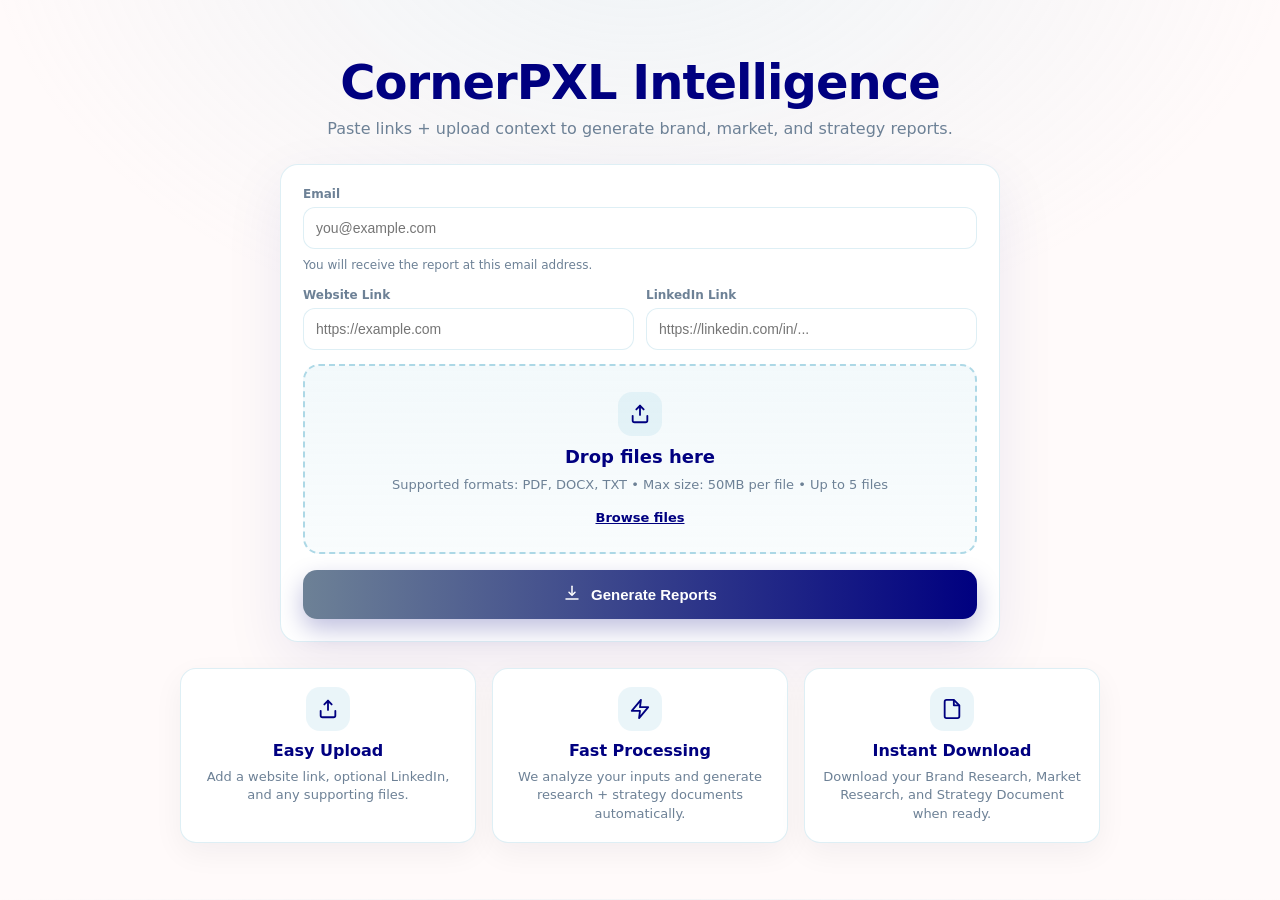
<file: index.html>
<!doctype html>
<html lang="en">
  <head>
    <meta charset="UTF-8" />
    <meta name="viewport" content="width=device-width,initial-scale=1" />
    <title>CornerPXL Intelligence</title>
    <link rel="stylesheet" href="styles.css" />
  </head>

  <body>
    <div class="wrap">
      <div class="hero">
        <h1 class="title">CornerPXL Intelligence</h1>
        <p class="subtitle">Paste links + upload context to generate brand, market, and strategy reports.</p>
      </div>

      <div class="panel">
        <form id="form">
          <div class="field fieldFull">
            <div class="label">Email</div>
            <input class="input" type="email" name="email" id="email" placeholder="you@example.com" required autocomplete="email" />
            <p class="fieldHint">You will receive the report at this email address.</p>
            <div class="errorMsg hidden" id="emailError"></div>
          </div>
          <div class="row">
            <div class="field">
              <div class="label">Website Link</div>
              <input class="input" type="url" name="websiteLink" id="websiteLink" placeholder="https://example.com" required />
              <div class="errorMsg hidden" id="websiteLinkError"></div>
            </div>
            <div class="field">
              <div class="label">LinkedIn Link</div>
              <input class="input" type="url" name="linkedinLink" id="linkedinLink" placeholder="https://linkedin.com/in/..." required />
              <div class="errorMsg hidden" id="linkedinLinkError"></div>
            </div>
          </div>

          <div class="drop" id="dropzone">
            <div class="dropInner">
              <div class="icon" aria-hidden="true">
                <svg width="22" height="22" viewBox="0 0 24 24" fill="none">
                  <path d="M12 3v10" stroke="currentColor" stroke-width="2" stroke-linecap="round"/>
                  <path d="M8 7l4-4 4 4" stroke="currentColor" stroke-width="2" stroke-linecap="round" stroke-linejoin="round"/>
                  <path d="M4 14v5a2 2 0 0 0 2 2h12a2 2 0 0 0 2-2v-5" stroke="currentColor" stroke-width="2" stroke-linecap="round"/>
                </svg>
              </div>

              <p class="dropTitle">Drop files here</p>
              <p class="dropMeta">Supported formats: PDF, DOCX, TXT • Max size: 50MB per file • Up to 5 files</p>

              <div class="fileLine hidden" id="fileLine"></div>
              <div class="browse" id="browseBtn">Browse files</div>
            </div>

            <!-- IMPORTANT: field name is "file" -->
            <input id="fileInput" type="file" name="file" multiple accept=".pdf,.docx,.txt,application/pdf,application/vnd.openxmlformats-officedocument.wordprocessingml.document,text/plain" />
          </div>

          <button id="analyzeBtn" class="cta" type="submit">
            <span id="ctaIcon" aria-hidden="true">
              <svg width="18" height="18" viewBox="0 0 24 24" fill="none">
                <path d="M12 3v10" stroke="white" stroke-width="2" stroke-linecap="round"/>
                <path d="M8 11l4 4 4-4" stroke="white" stroke-width="2" stroke-linecap="round" stroke-linejoin="round"/>
                <path d="M4 20h16" stroke="white" stroke-width="2" stroke-linecap="round"/>
              </svg>
            </span>
            <span id="ctaText">Generate Reports</span>
          </button>
        </form>
      </div>

      <div class="loadingInfo hidden" id="loadingInfo">
        <p>Usually takes up to 10 mins</p>
      </div>

      <div class="mini">
        <div class="miniCard">
          <div class="icon center">
            <svg width="22" height="22" viewBox="0 0 24 24" fill="none">
              <path d="M12 3v10" stroke="currentColor" stroke-width="2" stroke-linecap="round"/>
              <path d="M8 7l4-4 4 4" stroke="currentColor" stroke-width="2" stroke-linecap="round" stroke-linejoin="round"/>
              <path d="M4 14v5a2 2 0 0 0 2 2h12a2 2 0 0 0 2-2v-5" stroke="currentColor" stroke-width="2" stroke-linecap="round"/>
            </svg>
          </div>
          <h4>Easy Upload</h4>
          <p>Add a website link, optional LinkedIn, and any supporting files.</p>
        </div>

        <div class="miniCard">
          <div class="icon center">
            <svg width="22" height="22" viewBox="0 0 24 24" fill="none">
              <path d="M13 2L3 14h9l-1 8 10-12h-9l1-8z" stroke="currentColor" stroke-width="2" stroke-linejoin="round"/>
            </svg>
          </div>
          <h4>Fast Processing</h4>
          <p>We analyze your inputs and generate research + strategy documents automatically.</p>
        </div>

        <div class="miniCard">
          <div class="icon center">
            <svg width="22" height="22" viewBox="0 0 24 24" fill="none">
              <path d="M14 2H6a2 2 0 0 0-2 2v16a2 2 0 0 0 2 2h12a2 2 0 0 0 2-2V8l-6-6z" stroke="currentColor" stroke-width="2" stroke-linejoin="round"/>
              <path d="M14 2v6h6" stroke="currentColor" stroke-width="2" stroke-linejoin="round"/>
            </svg>
          </div>
          <h4>Instant Download</h4>
          <p>Download your Brand Research, Market Research, and Strategy Document when ready.</p>
        </div>
      </div>
    </div>

    <!-- RESULT MODAL -->
    <div id="overlay" class="overlay" role="dialog" aria-modal="true">
      <div class="modal">
        <div class="modalHeader">
          <div id="badge" class="badge">✓</div>
          <h3 id="modalTitle" class="modalTitle">Success</h3>
        </div>
        <p id="modalText" class="modalText"></p>

        <div id="downloadLinks" class="links hidden"></div>

        <div class="actions">
          <button id="okBtn" class="btn btnPrimary" type="button">Done</button>
        </div>
      </div>
    </div>

    <!-- Load configuration from config.js (can be generated from .env) -->
    <script src="config.js"></script>
    <script>
      // Get webhook URL from config or use default
      // NOTE: Webhook URL will be visible in browser. For production, consider:
      // 1. Adding authentication to n8n webhook
      // 2. Using a server-side proxy
      const N8N_WEBHOOK_URL = window.APP_CONFIG?.N8N_WEBHOOK_URL || null;

      const form = document.getElementById("form");
      const dropzone = document.getElementById("dropzone");
      const fileInput = document.getElementById("fileInput");
      const browseBtn = document.getElementById("browseBtn");
      const fileLine = document.getElementById("fileLine");
      // Keep a copy of current files so "Browse" can add to the list instead of replacing
      let supportingFilesList = [];
      
      const emailInput = document.getElementById("email");
      const emailError = document.getElementById("emailError");
      const websiteLinkInput = document.getElementById("websiteLink");
      const linkedinLinkInput = document.getElementById("linkedinLink");
      const websiteLinkError = document.getElementById("websiteLinkError");
      const linkedinLinkError = document.getElementById("linkedinLinkError");

      const overlay = document.getElementById("overlay");
      const analyzeBtn = document.getElementById("analyzeBtn");
      const ctaText = document.getElementById("ctaText");
      const ctaIcon = document.getElementById("ctaIcon");

      const badge = document.getElementById("badge");
      const modalTitle = document.getElementById("modalTitle");
      const modalText = document.getElementById("modalText");
      const downloadLinks = document.getElementById("downloadLinks");
      const okBtn = document.getElementById("okBtn");
      const loadingInfo = document.getElementById("loadingInfo");

      // ===== JOB-BASED FLOW: localStorage helpers =====
      const JOB_STORAGE_KEY_PREFIX = "cornerpxl_job_";
      const STATUS_CHECK_INTERVAL = 60000; // 1 minute
      const JOB_TTL_MS = 3600000; // 1 hour

      let statusCheckIntervalId = null;
      let isIntervalPaused = false;

      // Generate or retrieve unique tabId for this tab
      function getTabId() {
        try {
          let tabId = sessionStorage.getItem("cornerpxl_tabId");
          if (!tabId) {
            // Generate a unique ID for this tab
            tabId = `tab_${Date.now()}_${Math.random().toString(36).substr(2, 9)}`;
            sessionStorage.setItem("cornerpxl_tabId", tabId);
          }
          return tabId;
        } catch (err) {
          console.warn("Failed to get tabId from sessionStorage:", err);
          // Fallback: generate a temporary ID (won't persist across reloads)
          return `tab_${Date.now()}_${Math.random().toString(36).substr(2, 9)}`;
        }
      }

      function getJobStorageKey() {
        return JOB_STORAGE_KEY_PREFIX + getTabId();
      }

      function saveJob(jobObj) {
        try {
          const jobData = {
            jobId: jobObj.jobId,
            status: jobObj.status,
            createdAt: jobObj.createdAt,
            updatedAt: jobObj.updatedAt || jobObj.createdAt,
            lastCheckedAt: jobObj.lastCheckedAt || null,
            tabId: getTabId() // Store tabId in job data for verification
          };
          localStorage.setItem(getJobStorageKey(), JSON.stringify(jobData));
        } catch (err) {
          console.warn("Failed to save job to localStorage:", err);
        }
      }

      function loadJob() {
        try {
          const stored = localStorage.getItem(getJobStorageKey());
          if (!stored) return null;
          const job = JSON.parse(stored);
          // Verify tabId matches (in case of edge cases)
          if (job.tabId && job.tabId !== getTabId()) {
            console.warn("Job tabId mismatch, clearing job");
            clearJob();
            return null;
          }
          return job;
        } catch (err) {
          console.warn("Failed to load job from localStorage:", err);
          return null;
        }
      }

      function clearJob() {
        try {
          localStorage.removeItem(getJobStorageKey());
        } catch (err) {
          console.warn("Failed to clear job from localStorage:", err);
        }
      }

      // Cleanup old jobs from localStorage where createdAt to updatedAt difference > 1 hour
      function cleanupOldJobs() {
        try {
          const keysToRemove = [];
          
          // Scan all localStorage keys
          for (let i = 0; i < localStorage.length; i++) {
            const key = localStorage.key(i);
            
            // Check if this is a job key
            if (key && key.startsWith(JOB_STORAGE_KEY_PREFIX)) {
              try {
                const jobData = JSON.parse(localStorage.getItem(key));
                
                // Check if job has both createdAt and updatedAt
                if (jobData && jobData.createdAt && jobData.updatedAt) {
                  const createdAt = Date.parse(jobData.createdAt);
                  const updatedAt = Date.parse(jobData.updatedAt);
                  
                  // If timestamps are valid, check the difference
                  if (!isNaN(createdAt) && !isNaN(updatedAt)) {
                    const timeDiff = updatedAt - createdAt;
                    
                    // If difference is more than 1 hour, mark for removal
                    if (timeDiff > JOB_TTL_MS) {
                      keysToRemove.push(key);
                    }
                  }
                }
              } catch (parseErr) {
                // If we can't parse the job data, it's corrupted - remove it
                console.warn("Found corrupted job data, removing:", key);
                keysToRemove.push(key);
              }
            }
          }
          
          // Remove old jobs
          keysToRemove.forEach(key => {
            try {
              localStorage.removeItem(key);
              console.log("Removed old job:", key);
            } catch (err) {
              console.warn("Failed to remove old job:", key, err);
            }
          });
          
          if (keysToRemove.length > 0) {
            console.log(`Cleanup completed: removed ${keysToRemove.length} old job(s)`);
          }
        } catch (err) {
          console.warn("Failed to cleanup old jobs:", err);
        }
      }

      function isJobExpired(job) {
        if (!job || !job.updatedAt) return true;
        const updatedAt = Date.parse(job.updatedAt);
        if (isNaN(updatedAt)) return true;
        return (Date.now() - updatedAt) > JOB_TTL_MS;
      }

      // ===== STATUS CHECKING =====
      async function checkJobStatusOnce(jobId) {
        if (!N8N_WEBHOOK_URL || !jobId) {
          console.warn("Cannot check status: missing webhook URL or jobId");
          return null;
        }

        try {
          const response = await fetch(N8N_WEBHOOK_URL, {
            method: "POST",
            headers: {
              "Content-Type": "application/json"
            },
            body: JSON.stringify({ jobId }),
            mode: "cors",
            credentials: "omit"
          });

          if (!response.ok) {
            throw new Error(`Status check failed: ${response.status}`);
          }

          const data = await response.json();
          
          // n8n returns a single object (or array with one object - handle both)
          let item;
          if (Array.isArray(data)) {
            if (data.length === 0) {
              console.warn("Invalid status response format: empty array");
              return null;
            }
            item = data[0];
          } else if (data && typeof data === 'object') {
            item = data;
          } else {
            console.warn("Invalid status response format");
            return null;
          }

          if (!item.jobId || item.jobId !== jobId) {
            console.warn("JobId mismatch in status response");
            return null;
          }

          // Update localStorage with latest status
          const currentJob = loadJob();
          if (currentJob && currentJob.jobId === jobId) {
            saveJob({
              ...currentJob,
              status: item.status,
              updatedAt: item.updatedAt || new Date().toISOString(),
              lastCheckedAt: new Date().toISOString()
            });
          }

          return item;
        } catch (err) {
          // Network errors: keep job and retry next interval
          console.warn("Status check failed (will retry):", err.message);
          return null; // Return null to indicate transient error
        }
      }

      function mapResultNameToDisplayName(name) {
        if (name === 'brandResearch') return 'Brand Research';
        if (name === 'marketResearch') return 'Market Research';
        if (name === 'strategyBrief') return 'Strategy Brief';
        return name;
      }

      function handleJobStatusUpdate(item) {
        if (!item) return; // Transient error, will retry

        const status = item.status;

        if (status === "completed") {
          // Stop interval
          stopStatusInterval();
          
          // Extract results
          if (item.results && item.results.ok === true && Array.isArray(item.results.results)) {
            // Map results to links format
            const links = item.results.results.map((result) => {
              const displayName = mapResultNameToDisplayName(result.name || result.filename);
              return {
                name: displayName || `Report`,
                url: result.url
              };
            });

            // Show success modal with links (keep localStorage until Done click)
            showModal({
              ok: true,
              text: links.length > 0 
                ? `Done! ${links.length} report${links.length > 1 ? 's' : ''} ${links.length > 1 ? 'are' : 'is'} ready. We sent the results to the email you provided.`
                : "Done! Your reports have been processed.",
              links: links
            });
          } else {
            // Completed but no results - treat as error
            showModal({
              ok: false,
              text: "Job completed but no results were returned. Please try again."
            });
            clearJob();
          }
          
          setLoading(false);
        } else if (status === "failed") {
          // Stop interval
          stopStatusInterval();
          
          // Extract error message
          let errorText = "Job failed. Please try again.";
          if (item.error) {
            if (typeof item.error === "string") {
              errorText = item.error;
            } else if (item.error.message) {
              errorText = item.error.message;
            }
          }
          
          // Show error modal and clear localStorage immediately
          showModal({
            ok: false,
            text: errorText
          });
          
          clearJob();
          setLoading(false);
        } else if (status === "processing" || status === "pending") {
          // Keep loading, continue checking (pending is treated like processing)
          // Status already updated in localStorage
        } else {
          // Unknown status - treat as transient error
          console.warn("Unknown job status:", status);
        }
      }

      // ===== INTERVAL MANAGEMENT =====
      function startStatusInterval() {
        // Prevent multiple intervals
        if (statusCheckIntervalId !== null) {
          return;
        }

        const job = loadJob();
        if (!job || !job.jobId) {
          console.warn("Cannot start status interval: no job found");
          return;
        }

        // Check status immediately
        checkJobStatusOnce(job.jobId).then(handleJobStatusUpdate);

        // Then check every 30 seconds
        statusCheckIntervalId = setInterval(() => {
          if (isIntervalPaused) {
            return; // Skip if paused
          }

          const currentJob = loadJob();
          if (!currentJob || !currentJob.jobId) {
            stopStatusInterval();
            return;
          }

          // Check TTL
          if (isJobExpired(currentJob)) {
            stopStatusInterval();
            setLoading(false);
            clearJob();
            showModal({
              ok: false,
              text: "Job expired after 1 hour of inactivity. Please submit a new request."
            });
            return;
          }

          checkJobStatusOnce(currentJob.jobId).then(handleJobStatusUpdate);
        }, STATUS_CHECK_INTERVAL);
      }

      function stopStatusInterval() {
        if (statusCheckIntervalId !== null) {
          clearInterval(statusCheckIntervalId);
          statusCheckIntervalId = null;
        }
      }

      // ===== VISIBILITY HANDLING =====
      document.addEventListener("visibilitychange", () => {
        if (document.hidden) {
          // Tab hidden: pause interval (don't make requests)
          isIntervalPaused = true;
        } else {
          // Tab visible: resume interval
          isIntervalPaused = false;
          
          // If we have an active job, check status immediately
          const job = loadJob();
          if (job && (job.status === "processing" || job.status === "pending") && !isJobExpired(job)) {
            checkJobStatusOnce(job.jobId).then(handleJobStatusUpdate);
          }
        }
      });

      // ===== RESUME ON LOAD =====
      function resumeJobOnLoad() {
        const job = loadJob();
        if (!job || !job.jobId) {
          return; // No stored job
        }

        // Check if expired
        if (isJobExpired(job)) {
          clearJob();
          return;
        }

        // Check if terminal state
        if (job.status === "completed" || job.status === "failed") {
          // Terminal state: clear if failed, keep if completed (until Done click)
          if (job.status === "failed") {
            clearJob();
          }
          return;
        }

        // Resume processing job (pending is treated like processing)
        if (job.status === "processing" || job.status === "pending") {
          setLoading(true);
          startStatusInterval();
          // Immediately check status
          checkJobStatusOnce(job.jobId).then(handleJobStatusUpdate);
        }
      }

      // Call on page load
      window.addEventListener("load", () => {
        cleanupOldJobs(); // Clean up old jobs first
        resumeJobOnLoad();
      });

      // Also call immediately if DOM is already loaded
      if (document.readyState === "complete" || document.readyState === "interactive") {
        cleanupOldJobs(); // Clean up old jobs first
        resumeJobOnLoad();
      }

      function humanSize(bytes){
        const mb = bytes / (1024*1024);
        if (mb >= 1) return `${mb.toFixed(2)} MB`;
        const kb = bytes / 1024;
        return `${kb.toFixed(1)} KB`;
      }

      function isValidFileType(file){
        const allowedExtensions = ['.pdf', '.docx', '.txt'];
        const fileName = file.name.toLowerCase();
        return allowedExtensions.some(ext => fileName.endsWith(ext));
      }

      function isValidUrl(url, allowEmpty = false){
        if (!url || url.trim() === '') {
          return allowEmpty;
        }
        try {
          const urlObj = new URL(url);
          return urlObj.protocol === 'http:' || urlObj.protocol === 'https:';
        } catch {
          return false;
        }
      }

      function isValidLinkedInUrl(url){
        if (!url || url.trim() === '') return false; // Required field
        const linkedinPattern = /^https?:\/\/(www\.)?linkedin\.com\/(in|company|school|showcase)\/.+/i;
        return linkedinPattern.test(url);
      }

      function showError(inputElement, errorElement, message){
        inputElement.classList.add('error');
        errorElement.textContent = message;
        errorElement.classList.remove('hidden');
      }

      function hideError(inputElement, errorElement){
        inputElement.classList.remove('error');
        errorElement.classList.add('hidden');
      }

      function isValidEmail(value) {
        if (!value || value.trim() === '') return false;
        const emailPattern = /^[^\s@]+@[^\s@]+\.[^\s@]+$/;
        return emailPattern.test(value.trim());
      }

      function validateEmail() {
        const value = emailInput.value.trim();
        if (!value) {
          showError(emailInput, emailError, 'Email is required');
          return false;
        }
        if (!isValidEmail(value)) {
          showError(emailInput, emailError, 'Please enter a valid email address');
          return false;
        }
        hideError(emailInput, emailError);
        return true;
      }

      function validateWebsiteLink(){
        const value = websiteLinkInput.value.trim();
        if (!value) {
          showError(websiteLinkInput, websiteLinkError, 'Website link is required');
          return false;
        }
        if (!isValidUrl(value)) {
          showError(websiteLinkInput, websiteLinkError, 'Please enter a valid URL (e.g., https://example.com)');
          return false;
        }
        hideError(websiteLinkInput, websiteLinkError);
        return true;
      }

      function validateLinkedInLink(){
        const value = linkedinLinkInput.value.trim();
        if (!value) {
          showError(linkedinLinkInput, linkedinLinkError, 'LinkedIn link is required');
          return false;
        }
        if (!isValidUrl(value)) {
          showError(linkedinLinkInput, linkedinLinkError, 'Please enter a valid URL');
          return false;
        }
        if (!isValidLinkedInUrl(value)) {
          showError(linkedinLinkInput, linkedinLinkError, 'Please enter a valid LinkedIn URL (e.g., linkedin.com/in/username or linkedin.com/showcase/page-name)');
          return false;
        }
        hideError(linkedinLinkInput, linkedinLinkError);
        return true;
      }

      function removeFile(indexToRemove){
        const files = fileInput.files;
        if (!files || files.length === 0) return;
        
        const dt = new DataTransfer();
        Array.from(files).forEach((file, index) => {
          if (index !== indexToRemove) {
            dt.items.add(file);
          }
        });
        fileInput.files = dt.files;
        setFileLine(fileInput.files);
      }

      function setFileLine(files){
        if (!files || files.length === 0){ 
          fileLine.classList.add("hidden"); 
          fileLine.innerHTML=""; 
          supportingFilesList = [];
          return; 
        }
        
        // Check file count limit
        if (files.length > 5) {
          fileLine.classList.remove("hidden");
          fileLine.innerHTML = `<span style="color: var(--error);">Maximum 5 files allowed. Please select fewer files.</span>`;
          fileInput.value = ''; // Clear the files
          supportingFilesList = [];
          return;
        }
        
        // Validate all files
        const invalidFiles = Array.from(files).filter(file => !isValidFileType(file));
        if (invalidFiles.length > 0) {
          fileLine.classList.remove("hidden");
          fileLine.innerHTML = `<span style="color: var(--error);">Unsupported file type: ${invalidFiles[0].name}. Please upload PDF, DOCX, or TXT files only.</span>`;
          fileInput.value = ''; // Clear the invalid files
          supportingFilesList = [];
          return;
        }
        
        supportingFilesList = Array.from(files);
        // Display all files with remove buttons
        fileLine.classList.remove("hidden");
        const filesList = Array.from(files).map((file, index) => 
          `<div class="fileItem" style="display: flex; align-items: center; justify-content: space-between; margin-bottom: 6px; padding: 6px 8px; background: rgba(173,216,230,0.1); border-radius: 8px;">
            <span>${index + 1}. ${file.name} <span style="color: var(--muted);">(${humanSize(file.size)})</span></span>
            <button type="button" class="removeFileBtn" data-index="${index}" aria-label="Remove file" style="background: none; border: none; color: var(--error); cursor: pointer; padding: 4px 8px; font-size: 18px; font-weight: 900; line-height: 1;">×</button>
          </div>`
        ).join('');
        fileLine.innerHTML = `<div style="text-align: left;">${filesList}</div>`;
        
        // Add event listeners to remove buttons
        fileLine.querySelectorAll('.removeFileBtn').forEach(btn => {
          btn.addEventListener('click', (e) => {
            e.preventDefault();
            e.stopPropagation();
            const index = parseInt(btn.getAttribute('data-index'));
            removeFile(index);
          });
        });
      }

      function base64ToBlob(base64, mimeType = "application/pdf"){
        const byteCharacters = atob(base64);
        const byteNumbers = new Array(byteCharacters.length);
        for (let i = 0; i < byteCharacters.length; i++){
          byteNumbers[i] = byteCharacters.charCodeAt(i);
        }
        const byteArray = new Uint8Array(byteNumbers);
        return new Blob([byteArray], { type: mimeType });
      }

      function downloadBlob(blob, filename){
        const url = URL.createObjectURL(blob);
        const a = document.createElement("a");
        a.href = url;
        a.download = filename;
        document.body.appendChild(a);
        a.click();
        a.remove();
        URL.revokeObjectURL(url);
      }

      async function downloadFromUrl(url, filename){
        try {
          // Download from webhook
          // Webhook handles file access server-side and returns the file
          const response = await fetch(url, {
            method: 'POST',
            mode: 'cors',
            credentials: 'omit',
            headers: {
              'Content-Type': 'application/json'
            }
          });
          
          if (!response.ok) {
            const errorText = await response.text().catch(() => '');
            console.error('Download failed:', response.status, errorText);
            
            if (response.status === 404) {
              showModal({ 
                ok: false, 
                text: `File not found: "${filename}". The file may have been moved or deleted.` 
              });
              return;
            }
            
            if (response.status === 403) {
              showModal({ 
                ok: false, 
                text: `Access denied: Unable to download "${filename}". Please contact support.` 
              });
              return;
            }
            
            throw new Error(`Failed to fetch: ${response.status}`);
          }
          
          // Get the blob and download
          const blob = await response.blob();
          downloadBlob(blob, filename);
          
        } catch (err) {
          console.error('Download error:', err);
          
          // Show user-friendly error message
          showModal({ 
            ok: false, 
            text: `Unable to download "${filename}": ${err.message || 'Network error'}. Please try again or contact support.` 
          });
        }
      }

      function setLoading(isLoading){
        analyzeBtn.disabled = isLoading;
        
        // Disable/enable all form inputs
        emailInput.disabled = isLoading;
        websiteLinkInput.disabled = isLoading;
        linkedinLinkInput.disabled = isLoading;
        fileInput.disabled = isLoading;
        
        // Disable dropzone interactions
        if (isLoading) {
          dropzone.style.pointerEvents = 'none';
          dropzone.style.opacity = '0.6';
        } else {
          dropzone.style.pointerEvents = 'auto';
          dropzone.style.opacity = '1';
        }
        
        // Show/hide loading info message
        if (loadingInfo) {
          if (isLoading) {
            loadingInfo.classList.remove('hidden');
            loadingInfo.style.display = 'block';
          } else {
            loadingInfo.classList.add('hidden');
            loadingInfo.style.display = 'none';
          }
        }
        
        if (isLoading){
          ctaText.textContent = "Analyzing...";
          ctaIcon.innerHTML = '<div class="spinner" aria-hidden="true"></div>';
        } else {
          ctaText.textContent = "Generate Reports";
          ctaIcon.innerHTML = `
            <svg width="18" height="18" viewBox="0 0 24 24" fill="none">
              <path d="M12 3v10" stroke="white" stroke-width="2" stroke-linecap="round"/>
              <path d="M8 11l4 4 4-4" stroke="white" stroke-width="2" stroke-linecap="round" stroke-linejoin="round"/>
              <path d="M4 20h16" stroke="white" stroke-width="2" stroke-linecap="round"/>
            </svg>`;
        }
      }

      let modalNoResetOnClose = false;
      function showModal({ ok, text, links, noResetOnClose }){
        modalNoResetOnClose = !!noResetOnClose;
        overlay.classList.add("show");
        badge.className = "badge";
        if (ok){
          badge.textContent = "✓";
          badge.classList.add("success");
          modalTitle.textContent = "Success";
          modalText.textContent = text || "Your reports are ready.";
        } else {
          badge.textContent = "!";
          badge.classList.add("error");
          modalTitle.textContent = "Error";
          modalText.textContent = text || "Something went wrong.";
        }

        downloadLinks.innerHTML = "";
        if (Array.isArray(links) && links.length){
          downloadLinks.classList.remove("hidden");
          links.forEach((r, index) => {
            const a = document.createElement("a");
            a.className = "linkBtn";
            const filename = r.name || `report-${index + 1}.pdf`;
            const url = r.url;
            
            // Handle click to force download
            a.addEventListener("click", async (e) => {
              e.preventDefault();
              
              // If it's already a blob URL, download directly
              if (url.startsWith('blob:')) {
                const response = await fetch(url);
                const blob = await response.blob();
                downloadBlob(blob, filename);
                return;
              }
              
              // For external URLs, fetch and download
              await downloadFromUrl(url, filename);
            });
            
            a.href = url;
            a.download = filename;
            a.rel = "noopener";
            a.innerHTML = `<span>${r.name || `Report ${index + 1}`}</span><small>Download</small>`;
            downloadLinks.appendChild(a);
          });
        } else {
          downloadLinks.classList.add("hidden");
        }
      }

      function resetFlow(){
        overlay.classList.remove("show");
        form.reset();
        setFileLine(null);
        setLoading(false);
        // Stop status checking interval
        stopStatusInterval();
        // Clear job from localStorage (user clicked Done)
        clearJob();
        // Clear validation errors
        hideError(emailInput, emailError);
        hideError(websiteLinkInput, websiteLinkError);
        hideError(linkedinLinkInput, linkedinLinkError);
      }
      okBtn.addEventListener("click", () => {
        if (modalNoResetOnClose) {
          overlay.classList.remove("show");
          modalNoResetOnClose = false;
        } else {
          resetFlow();
        }
      });

      // Link validation event listeners
      emailInput.addEventListener("blur", validateEmail);
      emailInput.addEventListener("input", () => {
        if (emailInput.classList.contains('error')) {
          validateEmail();
        }
      });

      websiteLinkInput.addEventListener("blur", validateWebsiteLink);
      websiteLinkInput.addEventListener("input", () => {
        if (websiteLinkInput.classList.contains('error')) {
          validateWebsiteLink();
        }
      });

      linkedinLinkInput.addEventListener("blur", validateLinkedInLink);
      linkedinLinkInput.addEventListener("input", () => {
        if (linkedinLinkInput.classList.contains('error')) {
          validateLinkedInLink();
        }
      });

      browseBtn.addEventListener("click", (e) => { e.preventDefault(); fileInput.click(); });
      dropzone.addEventListener("click", (e) => {
        if (e.target?.closest?.("#browseBtn")) return;
        fileInput.click();
      });

      fileInput.addEventListener("change", () => {
        const newFiles = fileInput.files ? Array.from(fileInput.files) : [];
        const existingFiles = supportingFilesList;
        const allFiles = [...existingFiles, ...newFiles];
        if (allFiles.length > 5) {
          showModal({ ok: false, text: `Maximum 5 files allowed. You have ${existingFiles.length} file(s) and tried to add ${newFiles.length}. Please select fewer files.`, noResetOnClose: true });
          restoreFileInputFromList();
          return;
        }
        const invalidFiles = newFiles.filter(file => !isValidFileType(file));
        if (invalidFiles.length > 0) {
          showModal({ ok: false, text: `Unsupported file type: ${invalidFiles[0].name}. Please upload PDF, DOCX, or TXT files only.`, noResetOnClose: true });
          restoreFileInputFromList();
          return;
        }
        const dt = new DataTransfer();
        allFiles.forEach(file => dt.items.add(file));
        fileInput.files = dt.files;
        setFileLine(fileInput.files);
      });

      function restoreFileInputFromList() {
        const dt = new DataTransfer();
        supportingFilesList.forEach(file => dt.items.add(file));
        fileInput.files = dt.files;
      }

      function prevent(e){ e.preventDefault(); e.stopPropagation(); }

      ["dragenter","dragover"].forEach(evt =>
        dropzone.addEventListener(evt, (e) => { prevent(e); dropzone.classList.add("dragover"); })
      );
      ["dragleave","drop"].forEach(evt =>
        dropzone.addEventListener(evt, (e) => { prevent(e); dropzone.classList.remove("dragover"); })
      );

      dropzone.addEventListener("drop", (e) => {
        const droppedFiles = e.dataTransfer?.files;
        if (!droppedFiles || droppedFiles.length === 0) return;
        
        // Use supportingFilesList as source of truth (fileInput.files can be cleared during drag on some browsers)
        const existingFiles = supportingFilesList.slice();
        const newFiles = Array.from(droppedFiles);
        const allFiles = [...existingFiles, ...newFiles];
        
        if (allFiles.length > 5) {
          showModal({ ok:false, text:`Maximum 5 files allowed. You have ${existingFiles.length} file(s) and tried to add ${newFiles.length}. Please drop fewer files.`, noResetOnClose: true });
          return;
        }
        
        const invalidFiles = newFiles.filter(file => !isValidFileType(file));
        if (invalidFiles.length > 0) {
          showModal({ ok:false, text:`Unsupported file type: ${invalidFiles[0].name}. Please upload PDF, DOCX, or TXT files only.`, noResetOnClose: true });
          return;
        }
        
        const dt = new DataTransfer();
        allFiles.forEach(file => dt.items.add(file));
        fileInput.files = dt.files;
        setFileLine(fileInput.files);
      });

      form.addEventListener("submit", async (e) => {
        e.preventDefault();

        if (!N8N_WEBHOOK_URL){
          showModal({ ok:false, text:"Webhook URL is not configured. Please contact support." });
          return;
        }

        // Check for existing processing job (pending is treated like processing)
        const existingJob = loadJob();
        if (existingJob && (existingJob.status === "processing" || existingJob.status === "pending") && !isJobExpired(existingJob)) {
          // Resume existing job: show loader and start status checking
          setLoading(true);
          startStatusInterval();
          // Immediately check status
          checkJobStatusOnce(existingJob.jobId).then(handleJobStatusUpdate);
          return;
        }

        // Clear any expired or terminal jobs
        if (existingJob) {
          if (isJobExpired(existingJob) || existingJob.status === "failed") {
            clearJob();
          }
          // If completed, keep it (user hasn't clicked Done yet)
        }

        // Validate links
        const isEmailValid = validateEmail();
        const isWebsiteLinkValid = validateWebsiteLink();
        const isLinkedInLinkValid = validateLinkedInLink();
        
        if (!isEmailValid || !isWebsiteLinkValid || !isLinkedInLinkValid) {
          return; // Validation errors are shown inline
        }

        const files = fileInput.files;
        
        // Files are optional, but if provided, validate them
        if (files && files.length > 0) {
          // Check file count limit
          if (files.length > 5) {
            showModal({ ok:false, text:"Maximum 5 files allowed. Please select fewer files.", noResetOnClose: true });
            return;
          }
          
          // Validate all files
          const invalidFiles = Array.from(files).filter(file => !isValidFileType(file));
          if (invalidFiles.length > 0) {
            showModal({ ok:false, text:`Unsupported file type: ${invalidFiles[0].name}. Please upload PDF, DOCX, or TXT files only.`, noResetOnClose: true });
            return;
          }
        }

        setLoading(true);

        try {
          const fd = new FormData();
          
          // Add form fields
          fd.append('email', form.email.value.trim());
          fd.append('websiteLink', form.websiteLink.value);
          if (form.linkedinLink.value) {
            fd.append('linkedinLink', form.linkedinLink.value);
          }
          
          // Add files if any (as array)
          if (files && files.length > 0) {
            // FormData with multiple files - each file is added with the same field name
            Array.from(files).forEach(file => {
              fd.append('file', file);
            });
          }
          // If no files, 'file' field is not added to FormData

          // Start job request (no Content-Type header for FormData)
          const res = await fetch(N8N_WEBHOOK_URL, { 
            method: "POST", 
            body: fd,
            mode: "cors",
            credentials: "omit"
          });

          if (!res.ok) {
            const errText = await res.text().catch(() => "");
            throw new Error(errText || `Request failed (${res.status})`);
          }

          const data = await res.json();
          
          // n8n returns a single object (or array with one object - handle both)
          let jobItem;
          if (Array.isArray(data)) {
            if (data.length === 0) {
              throw new Error("Invalid response format: empty array");
            }
            jobItem = data[0];
          } else if (data && typeof data === 'object') {
            jobItem = data;
          } else {
            throw new Error("Invalid response format: expected object or array with job object");
          }

          if (!jobItem.jobId) {
            throw new Error("Invalid job response: missing jobId");
          }

          // Default status to "pending" if not provided
          const jobStatus = jobItem.status || "pending";

          // Save job to localStorage
          saveJob({
            jobId: jobItem.jobId,
            status: jobStatus,
            createdAt: jobItem.createdAt || new Date().toISOString(),
            updatedAt: jobItem.updatedAt || jobItem.createdAt || new Date().toISOString()
          });

          // Start status checking interval
          startStatusInterval();

        } catch (err) {
          // Handle errors
          let errorMessage = err?.message || 'Unknown error occurred';
          
          if (err.message?.includes('Failed to fetch') || err.message?.includes('ERR_NETWORK')) {
            errorMessage = 'Network connection failed. Please check your connection and try again.';
          }
          
          showModal({ ok: false, text: `Error: ${errorMessage}` });
          setLoading(false);
        }
      });
    </script>
  </body>
</html>
</file>
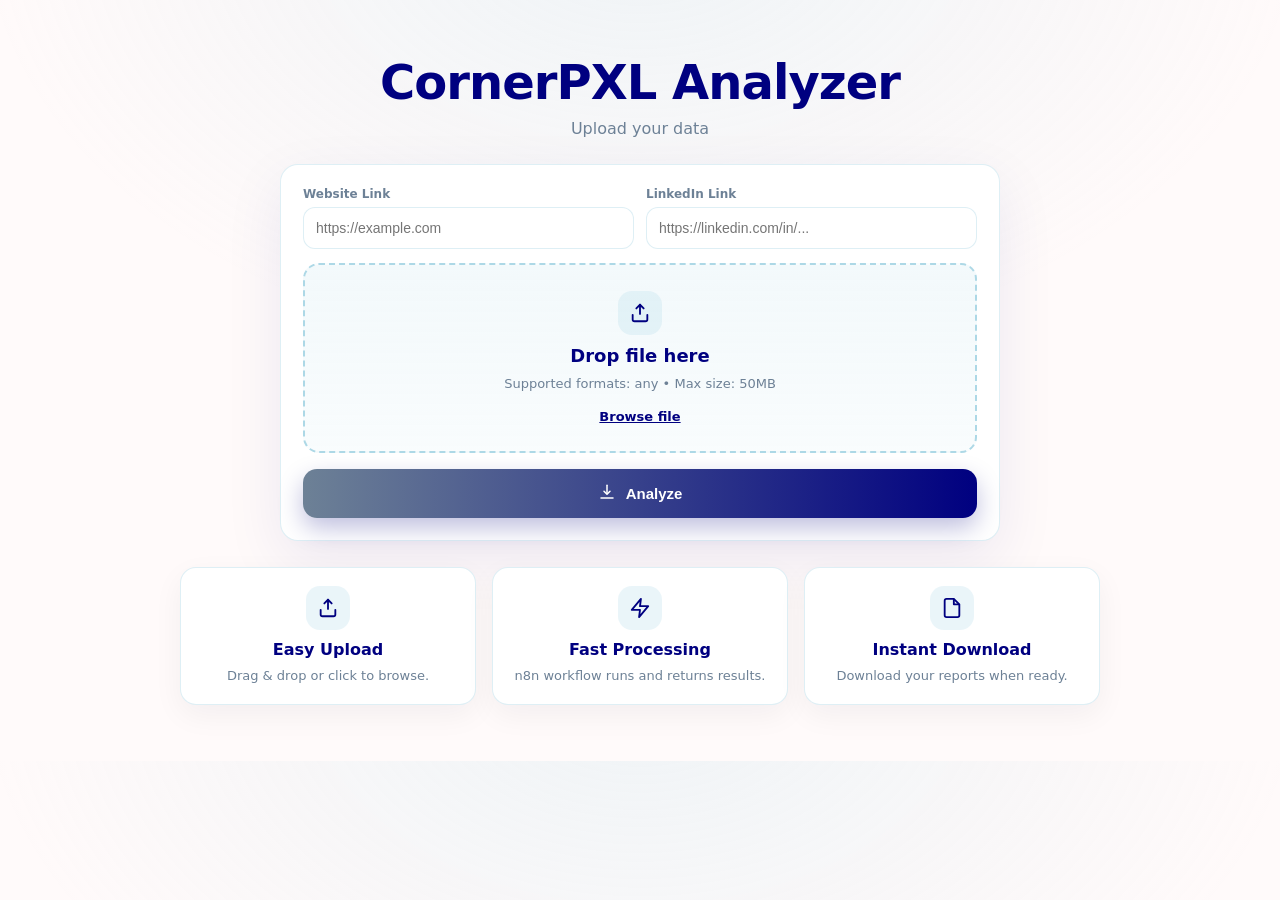
<file: Ui_Analyzer.html>
<!doctype html>
<html lang="en">
  <head>
    <meta charset="UTF-8" />
    <meta name="viewport" content="width=device-width,initial-scale=1" />
    <title>CornerPXL Analyzer</title>
    <link rel="stylesheet" href="styles.css" />
  </head>

  <body>
    <div class="wrap">
      <div class="hero">
        <h1 class="title">CornerPXL Analyzer</h1>
        <p class="subtitle">Upload your data</p>
      </div>

      <div class="panel">
        <form id="form">
          <div class="row">
            <div class="field">
              <div class="label">Website Link</div>
              <input class="input" type="url" name="websiteLink" placeholder="https://example.com" required />
            </div>
            <div class="field">
              <div class="label">LinkedIn Link</div>
              <input class="input" type="url" name="linkedinLink" placeholder="https://linkedin.com/in/..." required />
            </div>
          </div>

          <div class="drop" id="dropzone">
            <div class="dropInner">
              <div class="icon" aria-hidden="true">
                <svg width="22" height="22" viewBox="0 0 24 24" fill="none">
                  <path d="M12 3v10" stroke="currentColor" stroke-width="2" stroke-linecap="round"/>
                  <path d="M8 7l4-4 4 4" stroke="currentColor" stroke-width="2" stroke-linecap="round" stroke-linejoin="round"/>
                  <path d="M4 14v5a2 2 0 0 0 2 2h12a2 2 0 0 0 2-2v-5" stroke="currentColor" stroke-width="2" stroke-linecap="round"/>
                </svg>
              </div>

              <p class="dropTitle">Drop file here</p>
              <p class="dropMeta">Supported formats: any • Max size: 50MB</p>

              <div class="fileLine hidden" id="fileLine"></div>
              <div class="browse" id="browseBtn">Browse file</div>
            </div>

            <!-- IMPORTANT: field name is "file" -->
            <input id="fileInput" type="file" name="file" />
          </div>

          <button id="analyzeBtn" class="cta" type="submit">
            <span id="ctaIcon" aria-hidden="true">
              <svg width="18" height="18" viewBox="0 0 24 24" fill="none">
                <path d="M12 3v10" stroke="white" stroke-width="2" stroke-linecap="round"/>
                <path d="M8 11l4 4 4-4" stroke="white" stroke-width="2" stroke-linecap="round" stroke-linejoin="round"/>
                <path d="M4 20h16" stroke="white" stroke-width="2" stroke-linecap="round"/>
              </svg>
            </span>
            <span id="ctaText">Analyze</span>
          </button>
        </form>
      </div>

      <div class="mini">
        <div class="miniCard">
          <div class="icon center">
            <svg width="22" height="22" viewBox="0 0 24 24" fill="none">
              <path d="M12 3v10" stroke="currentColor" stroke-width="2" stroke-linecap="round"/>
              <path d="M8 7l4-4 4 4" stroke="currentColor" stroke-width="2" stroke-linecap="round" stroke-linejoin="round"/>
              <path d="M4 14v5a2 2 0 0 0 2 2h12a2 2 0 0 0 2-2v-5" stroke="currentColor" stroke-width="2" stroke-linecap="round"/>
            </svg>
          </div>
          <h4>Easy Upload</h4>
          <p>Drag & drop or click to browse.</p>
        </div>

        <div class="miniCard">
          <div class="icon center">
            <svg width="22" height="22" viewBox="0 0 24 24" fill="none">
              <path d="M13 2L3 14h9l-1 8 10-12h-9l1-8z" stroke="currentColor" stroke-width="2" stroke-linejoin="round"/>
            </svg>
          </div>
          <h4>Fast Processing</h4>
          <p>n8n workflow runs and returns results.</p>
        </div>

        <div class="miniCard">
          <div class="icon center">
            <svg width="22" height="22" viewBox="0 0 24 24" fill="none">
              <path d="M14 2H6a2 2 0 0 0-2 2v16a2 2 0 0 0 2 2h12a2 2 0 0 0 2-2V8l-6-6z" stroke="currentColor" stroke-width="2" stroke-linejoin="round"/>
              <path d="M14 2v6h6" stroke="currentColor" stroke-width="2" stroke-linejoin="round"/>
            </svg>
          </div>
          <h4>Instant Download</h4>
          <p>Download your reports when ready.</p>
        </div>
      </div>
    </div>

    <!-- RESULT MODAL -->
    <div id="overlay" class="overlay" role="dialog" aria-modal="true">
      <div class="modal">
        <div class="modalHeader">
          <div id="badge" class="badge">✓</div>
          <h3 id="modalTitle" class="modalTitle">Success</h3>
        </div>
        <p id="modalText" class="modalText"></p>

        <div id="downloadLinks" class="links hidden"></div>

        <div class="actions">
          <button id="okBtn" class="btn btnPrimary" type="button">Okay</button>
        </div>
      </div>
    </div>

    <!-- Load configuration from config.js (can be generated from .env) -->
    <script src="config.js"></script>
    <script>
      // Get webhook URL from config or use default
      // NOTE: Webhook URL will be visible in browser. For production, consider:
      // 1. Adding authentication to n8n webhook
      // 2. Using a server-side proxy
      const N8N_WEBHOOK_URL = window.APP_CONFIG?.N8N_WEBHOOK_URL || null;

      const form = document.getElementById("form");
      const dropzone = document.getElementById("dropzone");
      const fileInput = document.getElementById("fileInput");
      const browseBtn = document.getElementById("browseBtn");
      const fileLine = document.getElementById("fileLine");

      const overlay = document.getElementById("overlay");
      const analyzeBtn = document.getElementById("analyzeBtn");
      const ctaText = document.getElementById("ctaText");
      const ctaIcon = document.getElementById("ctaIcon");

      const badge = document.getElementById("badge");
      const modalTitle = document.getElementById("modalTitle");
      const modalText = document.getElementById("modalText");
      const downloadLinks = document.getElementById("downloadLinks");
      const okBtn = document.getElementById("okBtn");

      function humanSize(bytes){
        const mb = bytes / (1024*1024);
        if (mb >= 1) return `${mb.toFixed(2)} MB`;
        const kb = bytes / 1024;
        return `${kb.toFixed(1)} KB`;
      }

      function setFileLine(file){
        if (!file){ fileLine.classList.add("hidden"); fileLine.innerHTML=""; return; }
        fileLine.classList.remove("hidden");
        fileLine.innerHTML = `${file.name} <span>(${humanSize(file.size)})</span>`;
      }

      function base64ToBlob(base64, mimeType = "application/pdf"){
        const byteCharacters = atob(base64);
        const byteNumbers = new Array(byteCharacters.length);
        for (let i = 0; i < byteCharacters.length; i++){
          byteNumbers[i] = byteCharacters.charCodeAt(i);
        }
        const byteArray = new Uint8Array(byteNumbers);
        return new Blob([byteArray], { type: mimeType });
      }

      function downloadBlob(blob, filename){
        const url = URL.createObjectURL(blob);
        const a = document.createElement("a");
        a.href = url;
        a.download = filename;
        document.body.appendChild(a);
        a.click();
        a.remove();
        URL.revokeObjectURL(url);
      }

      function setLoading(isLoading){
        analyzeBtn.disabled = isLoading;
        if (isLoading){
          ctaText.textContent = "Analyzing...";
          ctaIcon.innerHTML = '<div class="spinner" aria-hidden="true"></div>';
        } else {
          ctaText.textContent = "Analyze";
          ctaIcon.innerHTML = `
            <svg width="18" height="18" viewBox="0 0 24 24" fill="none">
              <path d="M12 3v10" stroke="white" stroke-width="2" stroke-linecap="round"/>
              <path d="M8 11l4 4 4-4" stroke="white" stroke-width="2" stroke-linecap="round" stroke-linejoin="round"/>
              <path d="M4 20h16" stroke="white" stroke-width="2" stroke-linecap="round"/>
            </svg>`;
        }
      }

      function showModal({ ok, text, links }){
        overlay.classList.add("show");
        badge.className = "badge";
        if (ok){
          badge.textContent = "✓";
          badge.classList.add("success");
          modalTitle.textContent = "Success";
          modalText.textContent = text || "Your reports are ready.";
        } else {
          badge.textContent = "!";
          badge.classList.add("error");
          modalTitle.textContent = "Error";
          modalText.textContent = text || "Something went wrong.";
        }

        downloadLinks.innerHTML = "";
        if (Array.isArray(links) && links.length){
          downloadLinks.classList.remove("hidden");
          links.forEach((r, index) => {
            const a = document.createElement("a");
            a.className = "linkBtn";
            a.href = r.url;
            a.download = r.name || `report-${index + 1}.pdf`;
            a.target = "_blank";
            a.rel = "noopener";
            a.innerHTML = `<span>${r.name || `Report ${index + 1}`}</span><small>Download</small>`;
            downloadLinks.appendChild(a);
          });
        } else {
          downloadLinks.classList.add("hidden");
        }
      }

      function resetFlow(){
        overlay.classList.remove("show");
        form.reset();
        setFileLine(null);
        setLoading(false);
      }
      okBtn.addEventListener("click", resetFlow);

      browseBtn.addEventListener("click", (e) => { e.preventDefault(); fileInput.click(); });
      dropzone.addEventListener("click", (e) => {
        if (e.target?.closest?.("#browseBtn")) return;
        fileInput.click();
      });

      fileInput.addEventListener("change", () => setFileLine(fileInput.files?.[0] || null));

      function prevent(e){ e.preventDefault(); e.stopPropagation(); }

      ["dragenter","dragover"].forEach(evt =>
        dropzone.addEventListener(evt, (e) => { prevent(e); dropzone.classList.add("dragover"); })
      );
      ["dragleave","drop"].forEach(evt =>
        dropzone.addEventListener(evt, (e) => { prevent(e); dropzone.classList.remove("dragover"); })
      );

      dropzone.addEventListener("drop", (e) => {
        const file = e.dataTransfer?.files?.[0];
        if (!file) return;
        const dt = new DataTransfer();
        dt.items.add(file);
        fileInput.files = dt.files;
        setFileLine(file);
      });

      form.addEventListener("submit", async (e) => {
        e.preventDefault();

        if (!N8N_WEBHOOK_URL){
          showModal({ ok:false, text:"Webhook URL is not configured. Please contact support." });
          return;
        }

        const file = fileInput.files?.[0];
        if (!file){
          showModal({ ok:false, text:"Please upload a file." });
          return;
        }

        setLoading(true);

        try{
          const fd = new FormData(form); // includes websiteLink, linkedinLink, file



          const res = await fetch(N8N_WEBHOOK_URL, { method:"POST", body: fd });

          if (!res.ok){
            const errText = await res.text().catch(()=>"");
            throw new Error(errText || `Request failed (${res.status})`);
          }

          const ct = (res.headers.get("content-type") || "").toLowerCase();

          // A) ZIP/binary
          if (ct.includes("application/zip") || ct.includes("application/octet-stream")){
            const blob = await res.blob();
            downloadBlob(blob, "reports.zip");
            showModal({ ok:true, text:"Done! Report download will start now." });
            return;
          }

          // B) JSON with URLs or file URLs
          if (ct.includes("application/json")){
            const data = await res.json();
            if (!data?.ok) throw new Error(data?.error || "Workflow returned ok=false");
            
            // Processing reports: can be array of files or array of URLs
            let reports = [];
            if (data.reports && Array.isArray(data.reports)){
              reports = data.reports.map((report, index) => {
                // If this is a base64 file
                if (report.base64 && report.filename){
                  const blob = base64ToBlob(report.base64, report.mimeType || "application/pdf");
                  const url = URL.createObjectURL(blob);
                  return {
                    name: report.filename,
                    url: url
                  };
                }
                // If this is a URL
                if (report.url){
                  return {
                    name: report.name || report.filename || `Report ${index + 1}.pdf`,
                    url: report.url
                  };
                }
                // If this is just a string (URL)
                if (typeof report === "string"){
                  return {
                    name: `Report ${index + 1}.pdf`,
                    url: report
                  };
                }
                return report;
              });
            }
            
            // Auto-download files if they are blob URLs
            reports.forEach((report, index) => {
              if (report.url && report.url.startsWith('blob:')){
                // This is a blob URL, auto-downloading
                setTimeout(() => {
                  const a = document.createElement("a");
                  a.href = report.url;
                  a.download = report.name || `report-${index + 1}.pdf`;
                  document.body.appendChild(a);
                  a.click();
                  a.remove();
                }, index * 300); // Delay between downloads
              }
            });
            
            showModal({
              ok:true,
              text: reports.length > 0 
                ? `Done! ${reports.length} report${reports.length > 1 ? 's' : ''} ${reports.length > 1 ? 'are' : 'is'} downloading automatically. You can also download them below.`
                : "Done! Your reports have been processed.",
              links: reports
            });
            return;
          }

          // fallback
          const text = await res.text();
          showModal({ ok:true, text:`Success (unexpected response): ${text.slice(0, 180)}...` });

        } catch (err){
          showModal({ ok:false, text: `Error: ${err?.message || err}` });
        } finally {
          setLoading(false);
        }
      });
    </script>
  </body>
</html>
</file>
<file: styles.css>
:root{
  --bg:#FFFAFA;
  --card:#ffffff;
  --text:#000080;
  --muted:#6D8196;
  --border:rgba(173,216,230,0.4);
  --dash:#ADD8E6;
  --primary:#000080;
  --primary2:#6D8196;
  --accent:#ADD8E6;
  --success:#10b981;
  --error:#ef4444;
  --shadow: 0 20px 60px rgba(0, 0, 128, 0.08);
  --radius: 18px;
}
*{box-sizing:border-box}
body{
  margin:0;
  font-family: ui-sans-serif, system-ui, -apple-system, Segoe UI, Roboto, Helvetica, Arial;
  background: radial-gradient(1200px 800px at 50% -10%, rgba(173,216,230,0.2), transparent 55%) , var(--bg);
  color:var(--text);
}
.wrap{max-width: 980px; margin: 56px auto; padding: 0 18px;}
.hero{text-align:center; margin-bottom: 26px;}
.title{
  font-size: 48px; line-height: 1.1; margin:0;
  font-weight: 800; letter-spacing: -0.02em; color: var(--primary);
}
.subtitle{margin: 10px 0 0; font-size: 16px; color: var(--muted);}

.panel{
  background: var(--card);
  border: 1px solid var(--border);
  border-radius: var(--radius);
  box-shadow: var(--shadow);
  padding: 22px;
  max-width: 720px;
  margin: 22px auto 0;
}

.row{
  display:grid;
  grid-template-columns: 1fr 1fr;
  gap: 12px;
  margin-bottom: 14px;
}
.field{display:flex; flex-direction:column; gap:6px;}
.fieldFull{margin-bottom: 14px;}
.fieldHint{margin: 2px 0 0; font-size: 12px; color: var(--muted); line-height: 1.4;}
.label{font-size: 12px; color: var(--muted); font-weight: 600;}
.input{
  width:100%;
  padding: 12px 12px;
  border-radius: 12px;
  border: 1px solid var(--border);
  outline: none;
  font-size: 14px;
  background: #fff;
}
.input:focus{
  border-color: rgba(0,0,128,0.55);
  box-shadow: 0 0 0 4px rgba(173,216,230,0.25);
}
.input.error{
  border-color: var(--error);
  box-shadow: 0 0 0 4px rgba(239,68,68,0.15);
}
.input.error:focus{
  border-color: var(--error);
  box-shadow: 0 0 0 4px rgba(239,68,68,0.25);
}
.errorMsg{
  margin-top: 4px;
  font-size: 12px;
  color: var(--error);
  font-weight: 600;
  min-height: 16px;
}
.errorMsg.hidden{
  display: none;
}

.drop{
  border: 2px dashed var(--dash);
  border-radius: 16px;
  padding: 24px;
  background: linear-gradient(180deg, rgba(173,216,230,0.15), rgba(173,216,230,0.08));
  transition: 140ms ease;
  min-height: 190px;
  display:flex;
  align-items:center;
  justify-content:center;
  text-align:center;
  margin-top: 12px;
  cursor: pointer;
}
.drop.dragover{
  border-color: rgba(0,0,128,0.6);
  box-shadow: 0 0 0 4px rgba(173,216,230,0.3);
  transform: translateY(-1px);
}
.dropInner{display:flex; flex-direction:column; align-items:center; gap: 10px;}
.icon{
  width: 44px; height: 44px; border-radius: 14px;
  display:grid; place-items:center;
  background: rgba(173,216,230,0.25);
  color: var(--primary);
}
.icon.center{margin: 0 auto;}
.dropTitle{margin:0; font-size: 18px; font-weight: 900;}
.dropMeta{margin:0; font-size: 13px; color: var(--muted);}
.fileLine{
  margin-top: 10px;
  font-size: 13px;
  color: var(--text);
  font-weight: 750;
  max-height: 200px;
  overflow-y: auto;
}
.fileLine.hidden{display:none;}
.fileLine span{color: var(--muted); font-weight: 600;}
.fileLine div{text-align: left;}
.fileItem{
  transition: background 140ms ease;
}
.fileItem:hover{
  background: rgba(173,216,230,0.2) !important;
}
.removeFileBtn{
  transition: all 140ms ease;
  opacity: 0.7;
}
.removeFileBtn:hover{
  opacity: 1;
  transform: scale(1.2);
}
.removeFileBtn:active{
  transform: scale(0.95);
}
.browse{
  margin-top: 8px;
  font-size: 13px;
  color: var(--primary);
  font-weight: 800;
  text-decoration: underline;
  cursor:pointer;
}
input[type="file"]{display:none}

.cta{
  margin-top: 16px;
  width: 100%;
  border: 0;
  padding: 14px 16px;
  border-radius: 14px;
  font-weight: 900;
  font-size: 15px;
  cursor:pointer;
  color: #fff;
  background: linear-gradient(90deg, var(--primary2), var(--primary));
  box-shadow: 0 10px 24px rgba(0,0,128,0.25);
  display:flex;
  align-items:center;
  justify-content:center;
  gap: 10px;
  transition: 140ms ease;
}
.cta:disabled{opacity: 0.6; cursor:not-allowed;}
.cta:hover:not(:disabled){transform: translateY(-1px);}

.loadingInfo{
  max-width: 720px;
  margin: 26px auto 0;
  text-align: center;
  color: var(--muted);
  font-size: 15px;
  font-weight: 600;
  display: block;
  opacity: 1;
}
.loadingInfo p{
  margin: 0;
  color: var(--muted);
}
.loadingInfo.hidden{
  display: none !important;
}

.mini{
  margin: 26px auto 0;
  max-width: 920px;
  display:grid;
  grid-template-columns: repeat(3, 1fr);
  gap: 16px;
}
.miniCard{
  background: var(--card);
  border: 1px solid var(--border);
  border-radius: 16px;
  padding: 18px;
  box-shadow: 0 10px 30px rgba(16,24,40,0.05);
  text-align:center;
}
.miniCard h4{margin: 10px 0 8px; font-size: 16px;}
.miniCard p{margin:0; color: var(--muted); font-size: 13px; line-height:1.45;}

/* Modal */
.overlay{
  position: fixed; inset: 0;
  background: rgba(16, 24, 40, 0.45);
  display:none;
  align-items:center;
  justify-content:center;
  padding: 18px;
}
.overlay.show{display:flex;}
.modal{
  width: min(720px, 100%);
  background: var(--card);
  border: 1px solid var(--border);
  border-radius: 18px;
  box-shadow: var(--shadow);
  padding: 35px;
  max-height: 90vh;
  overflow-y: auto;
}
.modalHeader{display:flex; align-items:center; gap: 10px; margin-bottom: 20px;}
.badge{
  width: 40px; height: 40px; border-radius: 14px;
  display:grid; place-items:center;
  background: rgba(173,216,230,0.25);
  color: var(--primary);
  font-weight: 900;
}
.badge.success{
  background: rgba(16,185,129,0.12);
  color: var(--success);
}
.badge.error{
  background: rgba(239,68,68,0.12);
  color: var(--error);
}
.modalTitle{margin:0; font-size: 18px; font-weight: 950;}
.modalText{margin: 8px 0 0; color: var(--muted); font-size: 14px; line-height:1.5;}
.actions{display:flex; gap: 10px; margin-top: 14px; flex-wrap: wrap;}
.btn{
  border: 1px solid var(--border);
  background: #fff;
  color: var(--text);
  border-radius: 12px;
  padding: 10px 12px;
  font-weight: 900;
  cursor:pointer;
  padding: 12px 20px;
}
.btnPrimary{
  border: 0;
  color:#fff;
  background: linear-gradient(90deg, var(--primary2), var(--primary));
}
.links{
  margin-top: 12px;
  display:flex;
  flex-direction:column;
  gap: 8px;
}
.links.hidden{display:none;}
.linkBtn{
  display:flex; justify-content:space-between; align-items:center;
  text-decoration:none;
  padding: 12px 12px;
  border-radius: 12px;
  border: 1px solid var(--border);
  color: var(--text);
  font-weight: 900;
  background:#fff;
}
.linkBtn small{color:var(--muted); font-weight:800;}

/* Loader */
.spinner{
  width: 22px; height: 22px;
  border-radius: 50%;
  border: 3px solid rgba(255,255,255,0.35);
  border-top-color: #fff;
  animation: spin 0.9s linear infinite;
}
@keyframes spin{to{transform: rotate(360deg)}}

@media (max-width: 820px){
  .row{grid-template-columns:1fr}
  .mini{grid-template-columns:1fr}
  .title{font-size: 38px}
}
</file>
